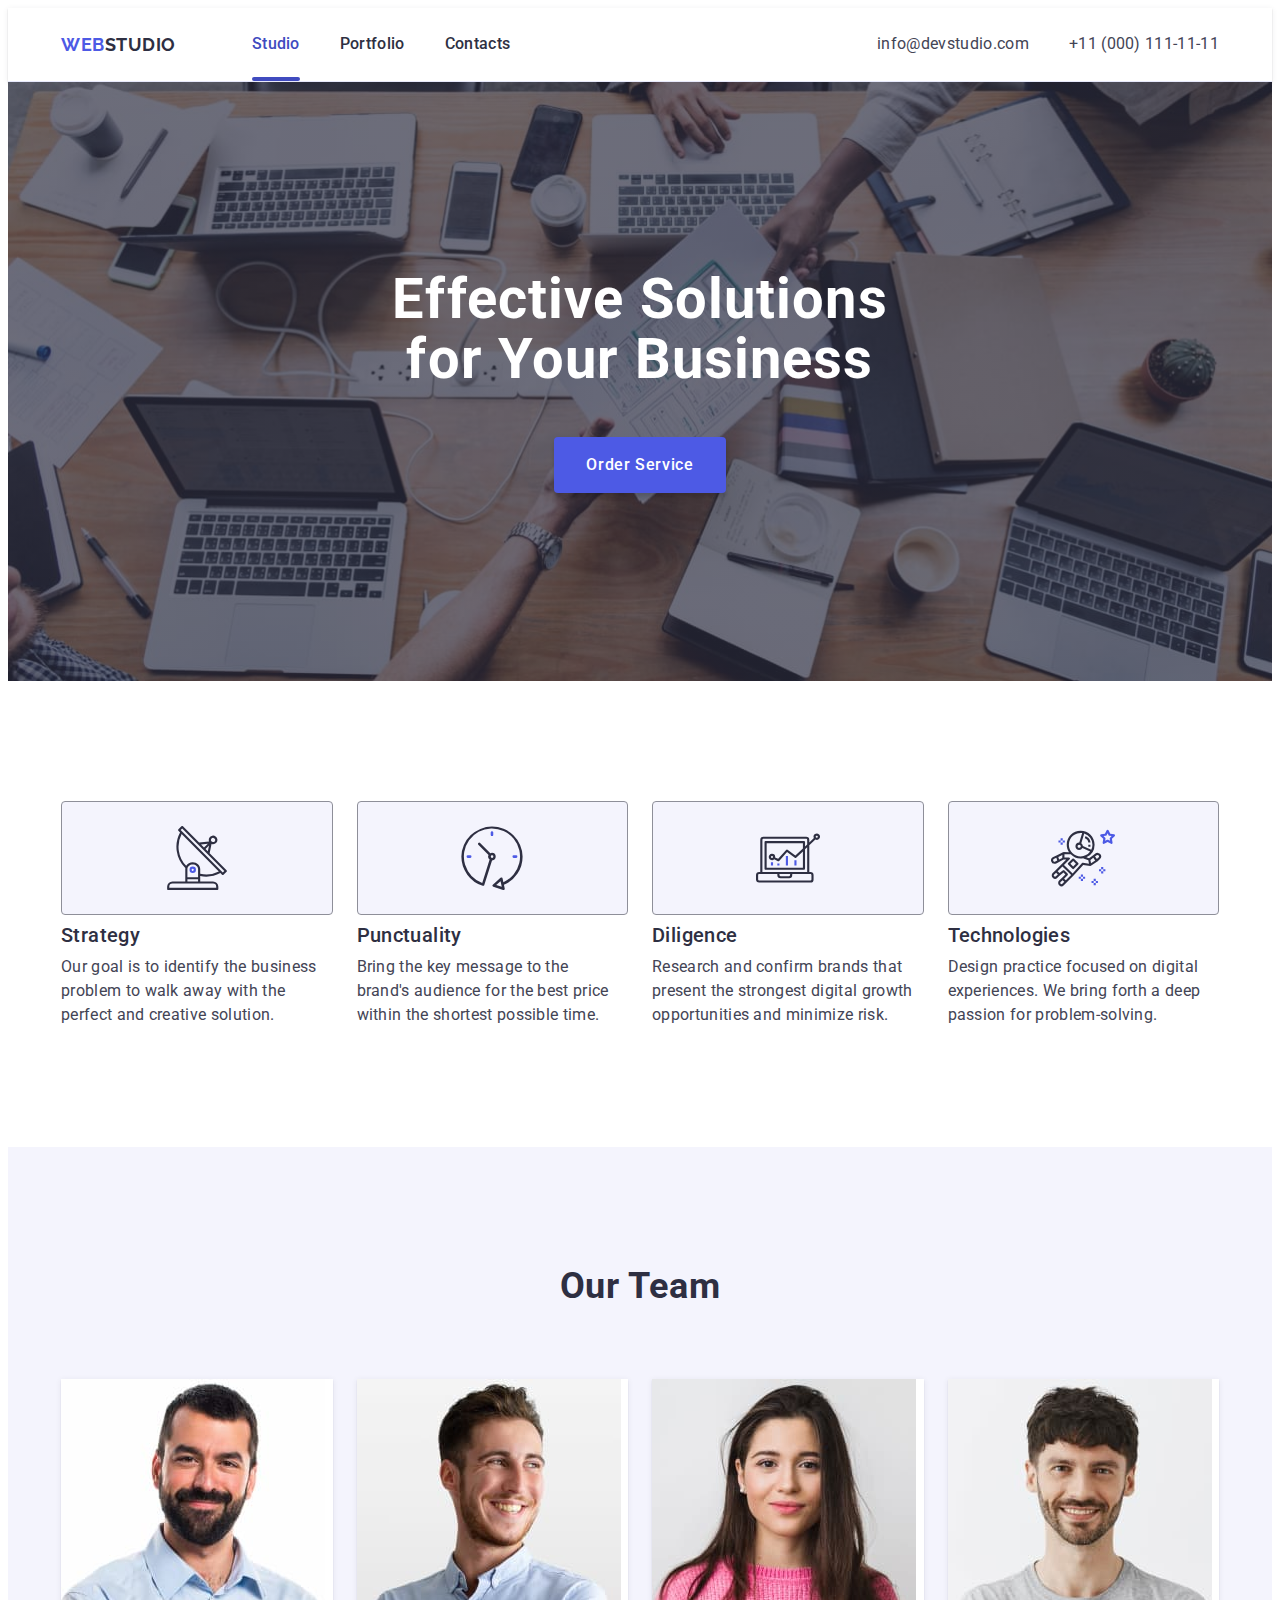
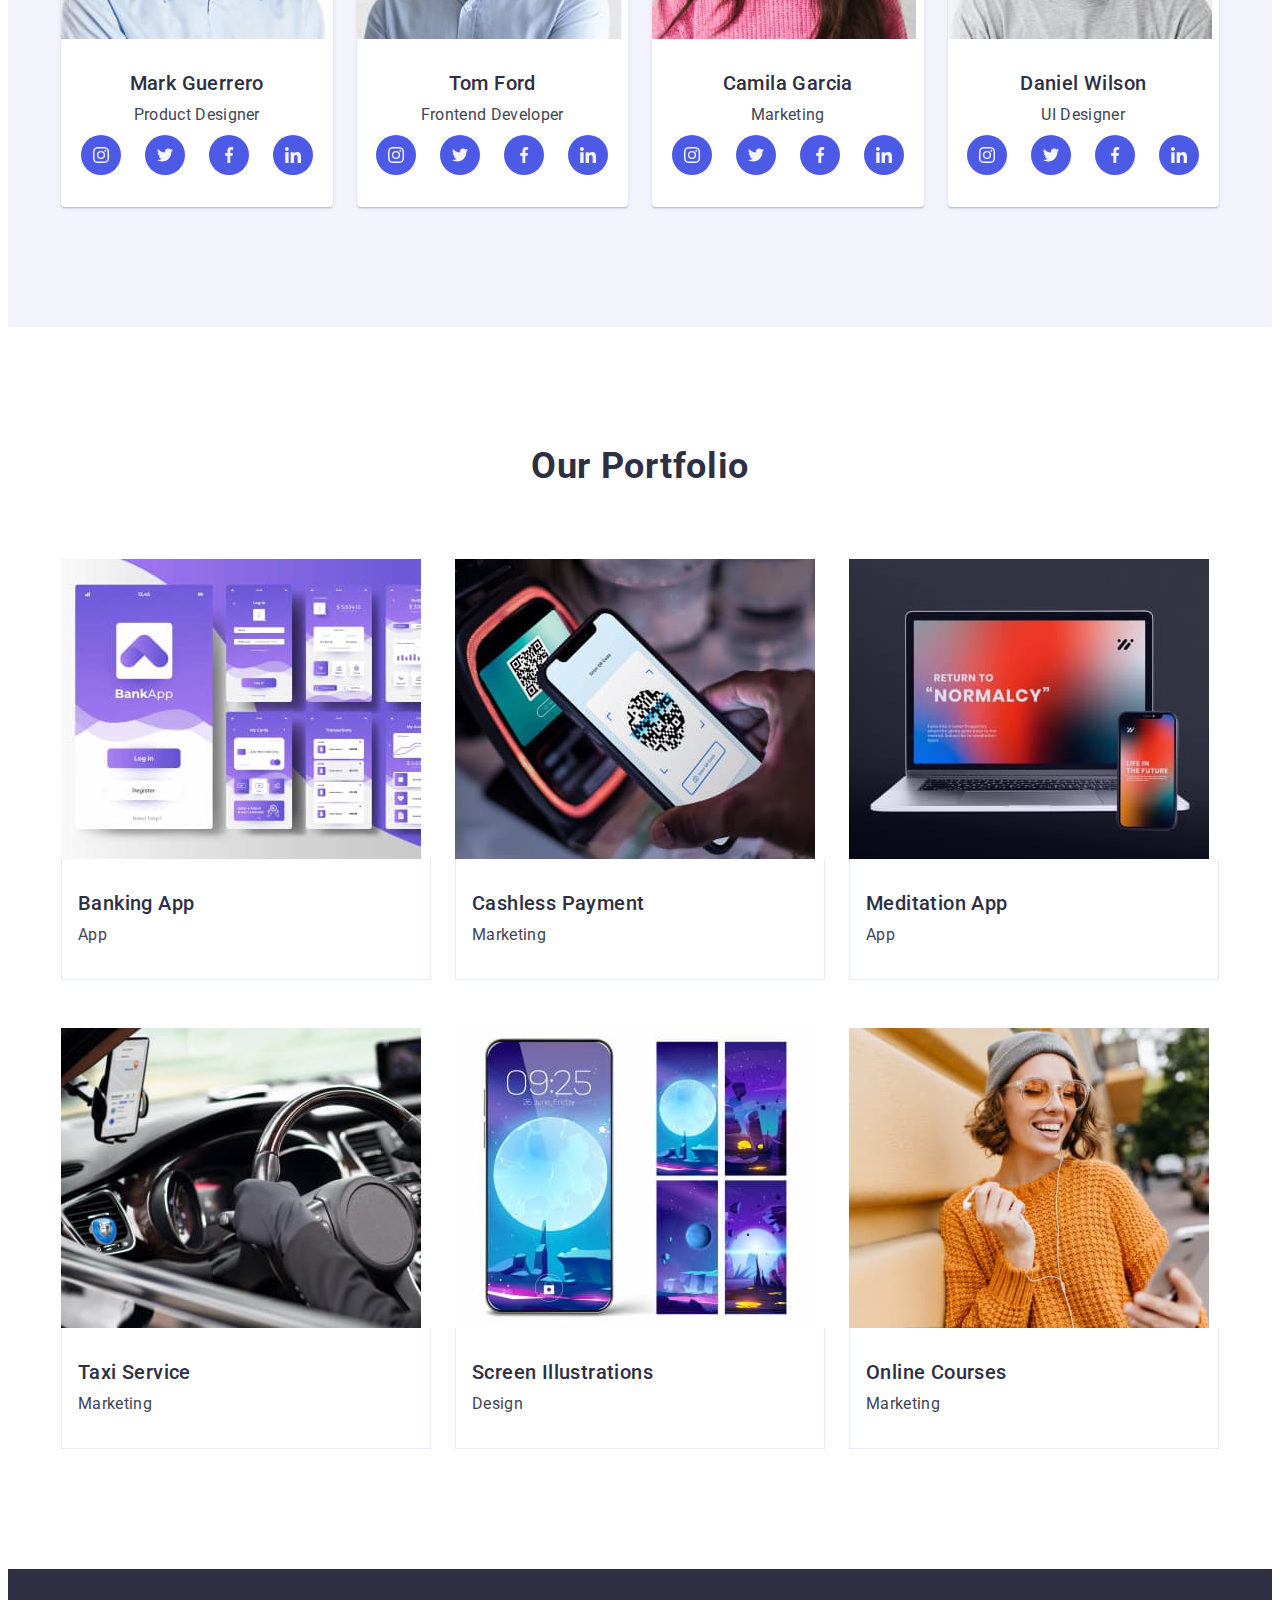
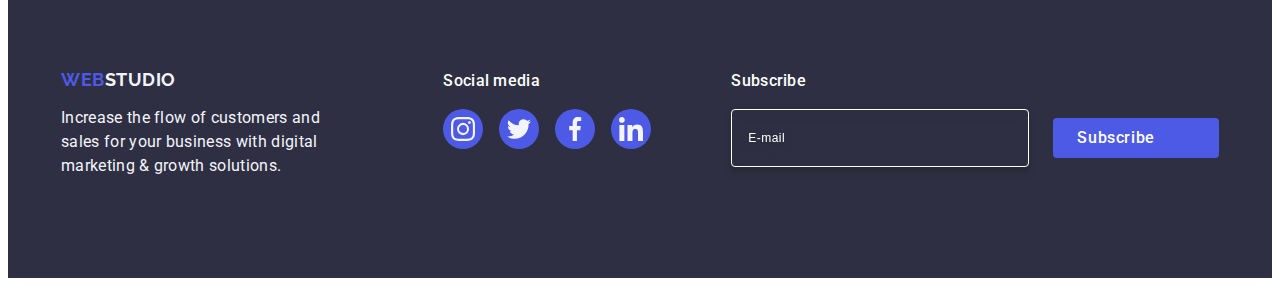
<file: index.html>
<!DOCTYPE html>
<html lang="en">

<head>
	<meta charset="UTF-8">
	<meta name="viewport" content="width=device-width, initial-scale=1.0">
	<!-- Title -->
	<title>WebStudio</title>
	<!-- Normalizations for the latest Chrome, Firefox, and Safari -->
	<link rel="stylesheet" href="https://cdnjs.cloudflare.com/ajax/libs/modern-normalize/2.0.0/modern-normalize.min.css"
		integrity="sha512-4xo8blKMVCiXpTaLzQSLSw3KFOVPWhm/TRtuPVc4WG6kUgjH6J03IBuG7JZPkcWMxJ5huwaBpOpnwYElP/m6wg=="
		crossorigin="anonymous" referrerpolicy="no-referrer">
	<!-- External CSS -->
	<link rel="stylesheet" href="./css/styles.css">
	<!-- External fonts -->
	<link rel="preconnect" href="https://fonts.googleapis.com">
	<link rel="preconnect" href="https://fonts.gstatic.com" crossorigin>
	<link href="https://fonts.googleapis.com/css2?family=Raleway:wght@700&family=Roboto:wght@160;500;700&display=swap"
		rel="stylesheet">
</head>

<body>
	<!-- Header -->
	<header class="header">
		<div class="container">
			<!-- Nav bar-->
			<nav class="nav-bar">
				<!-- logo -->
				<a class="logo" href="./index.html">Web<span class="accent">Studio</span></a>
				<ul class="main-nav">
					<li class="nav-item"><a href="./index.html" target="_blank" class="nav-item-link current-page">Studio</a></li>
					<li class="nav-item"><a href="" class="nav-item-link">Portfolio</a></li>
					<li class="nav-item"><a href="" target="_blank" class="nav-item-link">Contacts</a></li>
				</ul>
			</nav>
			<!-- Contacts -->
			<address class="contacts">
				<ul class="contacts-item">
					<li><a href="mailto:info@devstudio.com" class="adress-item">info@devstudio.com</a></li>
					<li><a href="tel:+110001111111" class="adress-item">+11 (000) 111-11-11</a></li>
				</ul>
			</address>
		</div>
	</header>

	<main>
		<!-- Hero section -->
		<section class="section solutions">
			<div class="container">
				<h1 class="solutions-header">Effective Solutions for Your Business</h1>
				<button type="button" class="button">Order Service</button>
			</div>
		</section>
		<!-- Features -->
		<section class="section features">
			<div class="container">
				<h2 class="visually-hidden">Features</h2>
				<ul class="features-list">
					<li class="features-list-item">
						<div class="features-list-icon-box">
							<svg class="features-list-icon" width="64" height="64" aria-label="antenna">
								<use href="./images/icons.svg#icon-antenna">
								</use>
							</svg>
						</div>
						<h3 class="features-header">Strategy</h3>
						<p class="feature-item">Our goal is to identify the business
							problem to walk away with the perfect and creative solution. </p>
					</li>
					<li class="features-list-item">
						<div class="features-list-icon-box">
							<svg class="features-list-icon" width="64" height="64" aria-label="clock">
								<use href="./images/icons.svg#icon-clock">
								</use>
							</svg>
						</div>
						<h3 class="features-header">Punctuality</h3>
						<p class="feature-item">Bring the key message to the brand's audience for the best price within the shortest
							possible time.</p>
					</li>
					<li class="features-list-item">
						<div class="features-list-icon-box">
							<svg class="features-list-icon" width="64" height="64" aria-label="diagram">
								<use href="./images/icons.svg#icon-diagram">
								</use>
							</svg>
						</div>
						<h3 class="features-header">Diligence</h3>
						<p class="feature-item">Research and confirm brands that present the strongest digital growth opportunities
							and minimize risk.</p>
					</li>
					<li class="features-list-item">
						<div class="features-list-icon-box">
							<svg class="features-list-icon" width="64" height="64" aria-label="astronaut">
								<use href="./images/icons.svg#icon-astronaut">
								</use>
							</svg>
						</div>
						<h3 class="features-header">Technologies</h3>
						<p class="feature-item">Design practice focused on digital experiences. We bring forth a deep passion for
							problem-solving.</p>
					</li>
				</ul>
			</div>
		</section>
		<!-- Team -->
		<section class="section team">
			<div class="container">
				<h2 class="team-header">Our Team</h2>
				<ul class="team-list">
					<li class="team-item"><img src="./images/team/mark_guerrero.jpg" alt="Mark Guerrero photo" width="264"
							height="260">
						<div class="team-person">
							<h3 class="team-item-header">Mark Guerrero</h3>
							<p class="team-item-paragraph">Product Designer</p>
							<ul class="social-list">
								<li class="social-list-item">
									<a href="#" class="social-list-link" title="instagram">
										<svg class="social-list-icon" width="16" height="16">
											<use href="./images/icons.svg#icon-instagram"></use>
										</svg>
									</a>
								</li>
								<li class="social-list-item">
									<a href="#" class="social-list-link" title="twitter">
										<svg class="social-list-icon" width="16" height="16">
											<use href="./images/icons.svg#icon-twitter"></use>
										</svg>
									</a>
								</li>
								<li class="social-list-item">
									<a href="#" class="social-list-link" title="facebook">
										<svg class="social-list-icon" width="16" height="16">
											<use href="./images/icons.svg#icon-facebook"></use>
										</svg>
									</a>
								</li>
								<li class="social-list-item">
									<a href="#" class="social-list-link" title="linkedin">
										<svg class="social-list-icon" width="16" height="16">
											<use href="./images/icons.svg#icon-linkedin"></use>
										</svg>
									</a>
								</li>
							</ul>
						</div>
					</li>
					<li class="team-item"><img src="./images/team/tom_ford.jpg" alt="Tom Ford photo" width="264" height="260">
						<div class="team-person">
							<h3 class="team-item-header">Tom Ford</h3>
							<p class="team-item-paragraph">Frontend Developer</p>
							<ul class="social-list">
								<li class="social-list-item">
									<a href="#" class="social-list-link" title="instagram">
										<svg class="social-list-icon" width="16" height="16">
											<use href="./images/icons.svg#icon-instagram"></use>
										</svg>
									</a>
								</li>
								<li class="social-list-item">
									<a href="#" class="social-list-link" title="twitter">
										<svg class="social-list-icon" width="16" height="16">
											<use href="./images/icons.svg#icon-twitter"></use>
										</svg>
									</a>
								</li>
								<li class="social-list-item">
									<a href="#" class="social-list-link" title="facebook">
										<svg class="social-list-icon" width="16" height="16">
											<use href="./images/icons.svg#icon-facebook"></use>
										</svg>
									</a>
								</li>
								<li class="social-list-item">
									<a href="#" class="social-list-link" title="linkedin">
										<svg class="social-list-icon" width="16" height="16">
											<use href="./images/icons.svg#icon-linkedin"></use>
										</svg>
									</a>
								</li>
							</ul>
						</div>
					</li>
					<li class="team-item"><img src="./images/team/camila_garcia.jpg" alt="Camila Garcia photo" width="264"
							height="260">
						<div class="team-person">
							<h3 class="team-item-header">Camila Garcia</h3>
							<p class="team-item-paragraph">Marketing</p>
							<ul class="social-list">
								<li class="social-list-item">
									<a href="#" class="social-list-link" title="instagram">
										<svg class="social-list-icon" width="16" height="16">
											<use href="./images/icons.svg#icon-instagram"></use>
										</svg>
									</a>
								</li>
								<li class="social-list-item">
									<a href="#" class="social-list-link" title="twitter">
										<svg class="social-list-icon" width="16" height="16">
											<use href="./images/icons.svg#icon-twitter"></use>
										</svg>
									</a>
								</li>
								<li class="social-list-item">
									<a href="#" class="social-list-link" title="facebook">
										<svg class="social-list-icon" width="16" height="16">
											<use href="./images/icons.svg#icon-facebook"></use>
										</svg>
									</a>
								</li>
								<li class="social-list-item">
									<a href="#" class="social-list-link" title="linkedin">
										<svg class="social-list-icon" width="16" height="16">
											<use href="./images/icons.svg#icon-linkedin"></use>
										</svg>
									</a>
								</li>
							</ul>
						</div>
					</li>
					<li class="team-item"><img src="./images/team/daniel_wilson.jpg" alt="Daniel Wilson photo" width="264"
							height="260">
						<div class="team-person">
							<h3 class="team-item-header">Daniel Wilson</h3>
							<p class="team-item-paragraph">UI Designer</p>
							<ul class="social-list">
								<li class="social-list-item">
									<a href="#" class="social-list-link" title="instagram">
										<svg class="social-list-icon" width="16" height="16">
											<use href="./images/icons.svg#icon-instagram"></use>
										</svg>
									</a>
								</li>
								<li class="social-list-item">
									<a href="#" class="social-list-link" title="twitter">
										<svg class="social-list-icon" width="16" height="16">
											<use href="./images/icons.svg#icon-twitter"></use>
										</svg>
									</a>
								</li>
								<li class="social-list-item">
									<a href="#" class="social-list-link" title="facebook">
										<svg class="social-list-icon" width="16" height="16">
											<use href="./images/icons.svg#icon-facebook"></use>
										</svg>
									</a>
								</li>
								<li class="social-list-item">
									<a href="#" class="social-list-link" title="linkedin">
										<svg class="social-list-icon" width="16" height="16">
											<use href="./images/icons.svg#icon-linkedin"></use>
										</svg>
									</a>
								</li>
							</ul>
						</div>
					</li>
				</ul>
			</div>
		</section>
		<!-- Portfolio -->
		<section id="portfolio" class="section portfolio">
			<div class="container">
				<h2 class="portfolio-header">Our Portfolio</h2>
				<ul class="portfolio-list">
					<li class="portfolio-list-item">
						<div class="portfolio-item-img">
							<img src="./images/portfolio/banking_app.jpg" alt="Banking App images" width="360" height="300">
							<p class="overflow">14 Stylish and User-Friendly App Design Concepts · Task Manager App · Calorie Tracker
								App · Exotic
								Fruit Ecommerce App ·
								Cloud Storage App</p>
						</div>
						<div class="portfolio-app-description">
							<h3 class="portfolio-item-header">Banking App</h3>
							<p class="portfolio-item-paragraph">App</p>
						</div>
					</li>
					<li class="portfolio-list-item">
						<div class="portfolio-item-img">
							<img src="./images/portfolio/cashless_payment.jpg" alt="Cashless Payment images" width="360" height="300">
							<p class="overflow">14 Stylish and User-Friendly App Design Concepts · Task Manager App · Calorie Tracker
								App · Exotic
								Fruit Ecommerce App ·
								Cloud Storage App</p>
						</div>
						<div class="portfolio-app-description">
							<h3 class="portfolio-item-header">Cashless Payment</h3>
							<p class="portfolio-item-paragraph">Marketing</p>
						</div>
					</li>
					<li class="portfolio-list-item">
						<div class="portfolio-item-img">
							<img src="./images/portfolio/meditation_app.jpg" alt="Meditation App images" width="360" height="300">
							<p class="overflow">14 Stylish and User-Friendly App Design Concepts · Task Manager App · Calorie Tracker
								App · Exotic
								Fruit Ecommerce App ·
								Cloud Storage App</p>
						</div>
						<div class="portfolio-app-description">
							<h3 class="portfolio-item-header">Meditation App</h3>
							<p class="portfolio-item-paragraph">App</p>
						</div>
					</li>
					<li class="portfolio-list-item">
						<div class="portfolio-item-img">
							<img src="./images/portfolio/taxi_service.jpg" alt="Taxi Service images" width="360" height="300">
							<p class="overflow">14 Stylish and User-Friendly App Design Concepts · Task Manager App · Calorie Tracker
								App · Exotic
								Fruit Ecommerce App ·
								Cloud Storage App</p>
						</div>
						<div class="portfolio-app-description">
							<h3 class="portfolio-item-header">Taxi Service</h3>
							<p class="portfolio-item-paragraph">Marketing</p>
						</div>
					</li>
					<li class="portfolio-list-item">
						<div class="portfolio-item-img">
							<img src="./images/portfolio/screen_illustrations.jpg" alt="Screen Illustrations images" width="360"
								height="300">
							<p class="overflow">14 Stylish and User-Friendly App Design Concepts · Task Manager App · Calorie Tracker
								App · Exotic
								Fruit Ecommerce App ·
								Cloud Storage App</p>
						</div>
						<div class="portfolio-app-description">
							<h3 class="portfolio-item-header">Screen Illustrations</h3>
							<p class="portfolio-item-paragraph">Design</p>
						</div>
					</li>
					<li class="portfolio-list-item">
						<div class="portfolio-item-img">
							<img src="./images/portfolio/online_courses.jpg" alt="Online Courses images" width="360" height="300">
							<p class="overflow">14 Stylish and User-Friendly App Design Concepts · Task Manager App · Calorie Tracker
								App · Exotic
								Fruit Ecommerce App ·
								Cloud Storage App</p>
						</div>
						<div class="portfolio-app-description">
							<h3 class="portfolio-item-header">Online Courses</h3>
							<p class="portfolio-item-paragraph">Marketing</p>
						</div>
					</li>
				</ul>
			</div>
		</section>
	</main>
	<!-- Footer -->
	<footer class="footer">
		<div class="container">
			<div class="no-wrap">
				<!-- logo -->
				<a class="logo" href="./index.html">Web<span class="accent">Studio</span></a>
				<p class="footer-paragraph">Increase the flow of customers and sales for your business with digital marketing
					&amp;
					growth solutions.</p>
			</div>
			<div class="wrap">
				<p class="footer-social-text">Social media</p>
				<ul class="social-list">
					<li class="social-list-item">
						<a href="#" class="social-list-link" title="instagram">
							<svg class="social-list-icon" width="24" height="24">
								<use href="./images/icons.svg#icon-instagram"></use>
							</svg>
						</a>
					</li>
					<li class="social-list-item">
						<a href="#" class="social-list-link" title="twitter">
							<svg class="social-list-icon" width="24" height="24">
								<use href="./images/icons.svg#icon-twitter"></use>
							</svg>
						</a>
					</li>
					<li class="social-list-item">
						<a href="#" class="social-list-link" title="facebook">
							<svg class="social-list-icon" width="24" height="24">
								<use href="./images/icons.svg#icon-facebook"></use>
							</svg>
						</a>
					</li>
					<li class="social-list-item">
						<a href="#" class="social-list-link" title="linkedin">
							<svg class="social-list-icon" width="24" height="24">
								<use href="./images/icons.svg#icon-linkedin"></use>
							</svg>
						</a>
					</li>
				</ul>
			</div>
			<div class="subscribe">
				<p class="subscribe-label">Subscribe</p>
				<form class="subscribe-input-group">
					<label class="subscribe-user-email-label" for="subscribe-user-email">
						<input class="subscribe-input" type="email" id="subscribe-user-email" name="subscribe-user-email"
							placeholder="E-mail" required></label>
					<button class="subscribe-button" type="submit">Subscribe<svg class="paper-plane" width="24" height="24">
							<use href="./images/icons.svg#icon-paper-plan"></use>
						</svg></button>
				</form>
			</div>
		</div>
	</footer>
	<!-- Modal -->
	<div class="backdrop">
		<div class="modal">
			<button type="button" class="close-button">
				<svg class="close-button-icon" width="8" height="8" aria-label="modal close button">
					<use href="./images/icons.svg#icon-close"></use>
				</svg>
			</button>
			<p class="contact-form-description">Leave your contacts and we will call you back</p>
			<form>
				<div class="contact-form-input-div">
					<label class="contact-form-label" for="user-name">Name</label>
					<div class="contact-form-input-wrapper">
						<input class="contact-form-input" id="user-name" name="user-name" type="text"
							pattern="[A-Za-zА-Яа-яІіЇїҐґЄєЁё']+" title="Your Name" autofocus required>
						<svg class="contact-form-icon" width="18" height="24" aria-label="user name">
							<use href="./images/icons.svg#icon-person"></use>
						</svg>
					</div>
				</div>
				<div class="contact-form-input-div">
					<label class="contact-form-label" for="user-phone">Phone</label>
					<div class="contact-form-input-wrapper">
						<input class="contact-form-input" id="user-phone" name="user_phone" type="tel"
							pattern="[0-9]{3}-[0-9]{3}-[0-9]{2}-[0-9]{2}" title="XXX-XXX-XX-XX" required>
						<svg class="contact-form-icon" width="18" height="24" aria-label="user phone">
							<use href="./images/icons.svg#icon-hendset"></use>
						</svg>
					</div>
				</div>
				<div class=" contact-form-input-div">
					<label class="contact-form-label" for="user-email">Email</label>
					<div class="contact-form-input-wrapper">
						<input class="contact-form-input" id="user-email" name="user-email" type="email" required>
						<svg class="contact-form-icon" width="18" height="24" aria-label="user email">
							<use href="./images/icons.svg#icon-email"></use>
						</svg>
					</div>
				</div>
				<div class=" contact-form-input-div">
					<label class="contact-form-label" for="user-comment">Comment</label>
					<textarea class="contact-form-user-comment" name="user-comment" id="user-comment"
						placeholder="Text input"></textarea>
				</div>
				<div class="contact-form-checkbox-div">
					<input class="contact-form-checkbox visually-hidden" id="user-privacy" type="checkbox" aria-label="checkbox"
						name="user-privacy" value="true" required>
					<label for="user-privacy" class="contact-form-checkbox-label"><span class="contact-form-own-checkbox"><svg
								class="contact-form-own-checkbox-icon" width="10" height="8" aria-label="checkmark-icon">
								<use href="./images/icons.svg#icon-property-click"></use>
							</svg></span>I accept the terms and conditions of the<a class="privacy-link" href="#"> Privacy
							Policy</a></label>
				</div>
				<button class="contact-form-submit" type="submit">Send</button>
			</form>
		</div>
	</div>
</body>

</html>
</file>
<file: css/styles.css>
body {
	font-family: 'Roboto', sans-serif;
	color: #434455;
	background-color: #FFFFFF;
}

/* Reset styles */

h1,
h2,
h3,
h4,
h5,
h6 {
	margin-top: 0;
	margin-bottom: 0;
}

p {
	margin-top: 0;
	margin-bottom: 0;
}

ul {
	list-style-type: none;
	margin-top: 0;
	margin-bottom: 0;
	padding-left: 0;
}

a {
	text-decoration: none;
}

img {
	display: block;
	overflow: hidden;
	max-width: 100%;
}

.button {
	cursor: pointer;
	border: none;
}

.container {
	max-width: 1158px;
	padding: 0 15px;
	margin: 0 auto;
}

.section {
	padding-top: 120px;
	padding-bottom: 120px;
}

/* Header */

.header {
	border-bottom: 1px solid #E7E9FC;
	margin: 0 auto;
	padding: 0 15px;
	box-shadow: 0px 2px 1px rgba(46, 47, 66, 0.08),
		0px 1px 1px rgba(46, 47, 66, 0.16),
		0px 1px 6px rgba(46, 47, 66, 0.08);
}

/* Naw bar */

header .container {
	display: flex;
	justify-content: space-between;
	align-items: center;
}

.nav-bar {
	display: flex;
	justify-content: space-between;
	align-items: center;
}

nav a .accent {
	color: #2E2F42;
	font-family: "Raleway", sans-serif;
	font-size: 18px;
	font-weight: 700;
	line-height: 1.2;
	letter-spacing: 0.03em;
	text-transform: uppercase;
}

nav .logo {
	color: #4d5ae5;
	font-family: "Raleway", sans-serif;
	font-size: 18px;
	font-weight: 700;
	line-height: 1.17;
	letter-spacing: 0.03em;
	text-transform: uppercase;
	padding-top: 25.5px;
	padding-bottom: 25.5px;
	margin-right: 76px;
}

.main-nav {
	display: flex;
	flex-direction: row;
	gap: 40px;
	align-items: center;
}

.nav-item {
	font-size: 16px;
	font-weight: 500;
	line-height: 1.5;
	letter-spacing: 0.02em;
	position: relative;
	color: #404bbf;
}



.nav-item-link {
	position: relative;
	display: block;
	color: #2E2F42;
	padding: 24px 0;
	transition-property: color;
	transition: color 250ms cubic-bezier(0.4, 0, 0.2, 1);
}

.nav-item-link:hover,
.nav-item-link:focus {
	color: #404BBF;
}

.current-page::after {
	content: "";
	position: absolute;
	left: 0;
	bottom: -1px;
	display: block;
	width: 100%;
	height: 4px;
	border-radius: 2px;
	background: #404BBF;
}

.current-page {
	color: #404BBF;
}

/* Contacts */

.contacts-item {
	display: flex;
	gap: 40px;
}

address {
	font-style: normal;
}

address ul li a {
	color: #434455;
	font-size: 16px;
	font-weight: 400;
	line-height: 1.5;
	letter-spacing: 0.02em;
	padding-top: 24px;
	padding-bottom: 24px;
	transition-property: color;
	transition: color 250ms cubic-bezier(0.4, 0, 0.2, 1);
}

/* Address on hover */

address ul li a:hover,
address ul li a:focus {
	color: #404BBF;
}

/* Hero section */

.solutions {
	background-image: linear-gradient(rgba(46, 47, 66, 0.70), rgba(46, 47, 66, 0.70)), url(../images/hero/people-office.jpg);
	background-repeat: no-repeat;
	background-position: center;
	background-color: #2E2F42;
	background-size: cover;
	max-width: 1440px;
	margin: 0 auto;
	padding: 188px 0;
}

.solutions .container {
	display: flex;
	flex-direction: column;
	justify-content: center;
	align-items: center;
}

.solutions-header {
	color: #FFFFFF;
	text-align: center;
	font-size: 56px;
	font-weight: 700;
	line-height: 1.07;
	letter-spacing: 0.02em;
	padding-bottom: 48px;
	max-width: 496px;
}

.button {
	background-color: #4D5AE5;
	color: #FFFFFF;
	font-size: 16px;
	font-family: inherit;
	font-weight: 500;
	line-height: 1.5;
	letter-spacing: 0.04em;
	padding: 16px 32px;
	border-radius: 4px;
	box-shadow: 0px 4px 4px 0px rgba(0, 0, 0, 0.15);
	min-width: 169px;
	transition-property: color, background-color;
	transition: background-color 250ms cubic-bezier(0.4, 0, 0.2, 1);
}

/* Button on hover */

.button:hover,
.button:focus {
	color: #FFFFFF;
	background-color: #404BBF;
}

/* Features */

.features-list {
	display: flex;
	gap: 24px;
}

.visually-hidden {
	position: absolute;
	width: 1px;
	height: 1px;
	margin: -1px;
	border: 0;
	padding: 0;
	white-space: nowrap;
	clip-path: inset(100%);
	clip: rect(0 0 0 0);
	overflow: hidden;
}

.features-list-item {
	width: calc((100% - 72px) / 4);
}

.features-list-icon-box {
	display: flex;
	justify-content: center;
	align-items: center;
	border-radius: 4px;
	border: 1px solid #8E8F99;
	background-color: #F4F4FD;
	height: 112px;
	margin-bottom: 8px;
}

.features-list-icon {
	width: 64px;
	height: 64px;
}

.features-header {
	color: #2E2F42;
	font-size: 20px;
	font-weight: 500;
	line-height: 1.2;
	letter-spacing: 0.02em;
	margin-bottom: 8px;
}

.feature-item {
	margin-bottom: 0 0 120px 0;
	color: #434455;
	font-size: 16px;
	font-weight: 400;
	line-height: 1.5;
	letter-spacing: 0.02em;
	width: 264px;
}

/* Team */

.team {
	background: #F4F4FD;
}

.team-header {
	color: #2E2F42;
	text-align: center;
	font-size: 36px;
	font-weight: 700;
	line-height: 1.11;
	letter-spacing: 0.02em;
	text-transform: capitalize;
	margin-bottom: 72px;
}

.team-list {
	display: flex;
	flex-direction: row;
	justify-content: space-between;
	align-items: center;
	gap: 24px;
}

.team-item {
	background-color: #FFFFFF;
	border-radius: 0px 0px 4px 4px;
	background: var(--white, #FFF);
	box-shadow: 0px 2px 1px 0px rgba(46, 47, 66, 0.08), 0px 1px 1px 0px rgba(46, 47, 66, 0.16), 0px 1px 6px 0px rgba(46, 47, 66, 0.08);
	width: calc((100% - 72px) / 4);
}

.team-person {
	padding: 32px 0;
}

.team-item-header {
	color: #2E2F42;
	text-align: center;
	font-size: 20px;
	font-weight: 500;
	line-height: 1.2;
	letter-spacing: 0.02em;
	margin-bottom: 8px;

}

.team-item-paragraph {
	color: #434455;
	text-align: center;
	font-size: 16px;
	font-weight: 400;
	line-height: 1.5;
	letter-spacing: 0.02em;
	margin-bottom: 8px;
}

.social-list {
	display: flex;
	justify-content: center;
	align-items: center;
	gap: 24px;
}

.social-list-item {
	display: flex;
	justify-content: center;
	align-items: center;
	width: 40px;
	height: 40px;
}

.social-list-link {
	display: flex;
	justify-content: center;
	align-items: center;
	width: 100%;
	height: 100%;
	background-color: #4D5AE5;
	border-radius: 50%;
	transition-property: background-color;
	transition: background-color 250ms cubic-bezier(0.4, 0, 0.2, 1);
}

.social-list-icon {
	width: 16px;
	height: 16px;
	fill: #F4F4FD;
}

.social-list-link:hover,
.social-list-link:focus {
	background-color: #404bbf;
}

/* Portfolio */

.portfolio-header {
	color: #2E2F42;
	text-align: center;
	font-size: 36px;
	font-weight: 700;
	line-height: 1.11;
	letter-spacing: 0.02em;
	text-transform: capitalize;
	margin-bottom: 72px;
}

.portfolio-list {
	display: flex;
	flex-direction: row;
	flex-wrap: wrap;
	justify-content: center;
	align-items: center;
	column-gap: 24px;
	row-gap: 48px;
}

.portfolio-app-description {
	padding: 32px 16px;
	border: 1px solid #e7e9fc;
	border-top: none;
}

.portfolio-list-item {
	width: calc((100% - 48px) / 3);
	position: relative;
	overflow: hidden;
	transition-property: box-shadow;
	transition: box-shadow 250ms cubic-bezier(0.4, 0, 0.2, 1);
}

.portfolio-list-item:hover,
.portfolio-list-item:focus {
	box-shadow: 0px 2px 1px 0px rgba(46, 47, 66, 0.08),
		0px 1px 1px 0px rgba(46, 47, 66, 0.16),
		0px 1px 6px 0px rgba(46, 47, 66, 0.08);
}

.portfolio-item-header {
	color: #2E2F42;
	font-size: 20px;
	font-weight: 500;
	line-height: 1.2;
	letter-spacing: 0.02em;
	margin-bottom: 8px;
}

.portfolio-item-paragraph {
	color: #434455;
	font-size: 16px;
	font-weight: 400;
	line-height: 1.5;
	letter-spacing: 0.02em;
}

.portfolio-item-img {
	position: relative;
	overflow: hidden;
}

.overflow {
	position: absolute;
	top: 0;
	left: 0;
	height: 100%;
	color: #F4F4FD;
	font-size: 16px;
	font-weight: 400;
	line-height: 1.50;
	letter-spacing: 0.02em;
	padding: 40px 32px;
	background-color: #4D5AE5;
	transform: translatey(100%);
	transition: transform 250ms cubic-bezier(0.4, 0, 0.2, 1);
}

.portfolio-list-item:hover .overflow,
.portfolio-list-item:focus .overflow {
	transform: translatey(0%);
}

/* Footer */

.footer {
	background: #2E2F42;
	padding: 100px 0;
}

.footer .container {
	display: flex;
	align-items: baseline;
}

.footer .no-wrap {
	display: flex;
	flex-direction: column;
	margin-right: 120px;
}

.footer .wrap {
	display: flex;
	flex-direction: column;
	margin-right: 80px;
}

.footer-social-text {
	color: #FFFFFF;
	font-size: 16px;
	font-weight: 500;
	line-height: 1.50;
	letter-spacing: 0.02em;
	margin-bottom: 16px;
}

.footer .social-list {
	gap: 16px;
	padding: 0;
}

.footer .social-list-icon {
	width: 24px;
	height: 24px;
}

.footer .social-list-link:hover,
.footer .social-list-link:focus {
	background-color: #31d0aa;
}

/* Logo */

footer a .accent {
	color: #F4F4FD;
	font-family: "Raleway", sans-serif;
	font-size: 18px;
	font-weight: 700;
	line-height: 1.17;
	letter-spacing: 0.03em;
	text-transform: uppercase;
}

footer .logo {
	color: #4D5AE5;
	font-family: "Raleway", sans-serif;
	font-size: 18px;
	font-weight: 700;
	line-height: 1.17;
	letter-spacing: 0.03em;
	text-transform: uppercase;
	display: inline-block;
	margin-bottom: 16px;
}

footer .footer-paragraph {
	color: #F4F4FD;
	font-size: 16px;
	font-weight: 400;
	line-height: 1.5;
	letter-spacing: 0.02em;
	max-width: 264px;
}

.subscribe {
	display: flex;
	flex-direction: column;
	justify-content: center;
	align-items: flex-start;
}

.subscribe-label {
	color: #FFFFFF;
	font-size: 16px;
	font-weight: 500;
	line-height: 1.50;
	letter-spacing: 0.02em;
	margin-bottom: 16px;
}

.subscribe-input-group {
	display: flex;
	justify-content: center;
	align-items: center;
	gap: 24px;
}

.subscribe-input {
	width: 264px;
	height: 40px;
	color: #FFFFFF;
	font-size: 12px;
	line-height: 1.5;
	letter-spacing: 0.04em;
	padding-left: 16px;
	filter: drop-shadow(0px 4px 4px rgba(0, 0, 0, 0.15));
	border-radius: 4px;
	border: 1px solid #FFFFFF;
	box-shadow: 0px 4px 4px 0px rgba(0, 0, 0, 0.15);
	background-color: transparent;
	padding: 8px 16px;
	transition: outline 250ms cubic-bezier(0.4, 0, 0.2, 1);
}

.subscribe-input:focus {
	outline: transparent;
}

.subscribe-input::placeholder {
	/* Chrome, Firefox, Opera, Safari 10.1+ */
	color: #FFFFFF;
	opacity: 1;
	/* Firefox */
}

.subscribe-input:-ms-input-placeholder {
	/* Internet Explorer 10-11 */
	color: #FFFFFF;
}

.subscribe-input::-ms-input-placeholder {
	/* Microsoft Edge */
	color: #FFFFFF;
}

.subscribe-button {
	display: flex;
	align-items: center;
	justify-content: center;
	min-width: 165px;
	height: 40px;
	border-radius: 4px;
	background-color: #4D5AE5;
	color: #FFFFFF;
	text-align: center;
	font-family: "Roboto", sans-serif;
	font-size: 16px;
	font-weight: 500;
	line-height: 1.50;
	letter-spacing: 0.04em;
	padding: 8px 24px;
	cursor: pointer;
	border: none;
	border-radius: 4px;
	transition-property: color, background-color;
	transition: background-color 250ms cubic-bezier(0.4, 0, 0.2, 1);
}

/* Button on hover */

.subscribe-button:hover,
.subscribe-button:focus {
	color: #FFFFFF;
	background-color: #404BBF;
	outline: transparent;
}

.paper-plane {
	width: 24px;
	height: 24px;
	fill: #FFFFFF;
	margin-left: 16px;
}

/* =============== BACKDROP =============== */

.backdrop {
	position: fixed;
	top: 0;
	left: 0;
	z-index: 999999;
	width: 100%;
	height: 100%;
	background-color: rgba(46, 47, 66, 0.40);

	opacity: 0;
	visibility: hidden;
	pointer-events: none;

	transition: opacity 250ms cubic-bezier(0.4, 0, 0.2, 1), visibility 250ms cubic-bezier(0.4, 0, 0.2, 1);
}

.backdrop.is-open {
	opacity: 1;
	visibility: visible;
	pointer-events: auto;
}

/* =============== /BACKDROP =============== */

/* =============== MODAL WINDOW =============== */

.modal {
	position: absolute;
	top: 50%;
	left: 50%;
	transform: translate(-50%, -50%);
	width: 408px;
	min-height: 584px;
	padding: 72px 24px 24px;
	border-radius: 4px;
	background: #FCFCFC;
	box-shadow: 0px 1px 1px rgba(0, 0, 0, 0.14),
		0px 1px 3px rgba(0, 0, 0, 0.12),
		0px 2px 1px rgba(0, 0, 0, 0.2);
	transition: transform 250ms cubic-bezier(0.4, 0, 0.2, 1);
}

.close-button {
	position: absolute;
	top: 24px;
	right: 24px;
	width: 24px;
	height: 24px;
	display: flex;
	justify-content: center;
	align-items: center;
	background-color: #E7E9FC;
	border-radius: 50%;
	border: 1px solid rgba(0, 0, 0, 0.10);
	padding: 0;
	fill: #2E2F42;
	cursor: pointer;
	transition: background-color 250ms cubic-bezier(0.4, 0, 0.2, 1), border 250ms cubic-bezier(0.4, 0, 0.2, 1);
}

.close-button:hover,
.close-button:focus {
	background-color: #404BBF;
	fill: #FFFFFF;
	border: none;
}

.close-button-icon {
	width: 8px;
	height: 8px;
	transition: fill 250ms cubic-bezier(0.4, 0, 0.2, 1);
}

.contact-form-description {
	color: #2E2F42;
	text-align: center;
	font-size: 16px;
	font-weight: 500;
	line-height: 1.50;
	letter-spacing: 0.02em;
	margin-bottom: 16px;
}

.contact-form-input-div {
	position: relative;
	margin-bottom: 8px;
}

.contact-form-input-comment {
	margin-bottom: 16px;
}

.contact-form-label {
	display: block;
	color: #8E8F99;
	font-size: 12px;
	font-weight: 400;
	line-height: 1.17;
	letter-spacing: 0.04em;
	margin-bottom: 4px;
}

.contact-form-input {
	width: 100%;
	height: 40px;
	border-radius: 4px;
	border: 1px solid rgba(46, 47, 66, 0.40);
	padding: 11px 11px 11px 38px;
	background-color: transparent;
	outline: transparent;
	transition: border-color 250ms cubic-bezier(0.4, 0, 0.2, 1);
}

.contact-form-input-wrapper {
	position: relative;
	margin-bottom: 8px;
}

.contact-form-icon {
	position: absolute;
	top: 50%;
	left: 16px;
	transform: translatey(-50%);
	fill: #2E2F42;
	transition: fill 250ms cubic-bezier(0.4, 0, 0.2, 1);
}

.contact-form-input:focus+.contact-form-icon {
	fill: #4D5AE5;
}

.contact-form-user-comment {
	width: 100%;
	height: 120px;
	border-radius: 4px;
	font-size: 12px;
	line-height: 1.17;
	letter-spacing: 0.04em;
	background-color: transparent;
	outline: transparent;
	color: rgba(46, 47, 66, 0.4);
	border: 1px solid rgba(46, 47, 66, 0.40);
	padding: 8px 16px;
	resize: none;
	transition: border-color 250ms cubic-bezier(0.4, 0, 0.2, 1);
}

.contact-form-user-comment::placeholder {
	color: rgba(46, 47, 66, 0.40);
	font-size: 12px;
	font-weight: 400;
	line-height: 1.17;
	letter-spacing: 0.04em;
}

.contact-form-checkbox-div {
	margin-bottom: 24px;
}

.contact-form-own-checkbox {
	display: inline-flex;
	justify-content: center;
	align-items: center;
	width: 16px;
	height: 16px;
	border-radius: 2px;
	border: 1px solid rgba(46, 47, 66, 0.40);
	margin-right: 8px;
	cursor: pointer;
	fill: transparent;
	transition: background-color 250ms cubic-bezier(0.4, 0, 0.2, 1), border 250ms cubic-bezier(0.4, 0, 0.2, 1), fill 250ms cubic-bezier(0.4, 0, 0.2, 1);
}

.contact-form-input:focus,
.contact-form-user-comment:focus,
.contact-form-input:focus .contact-form-own-checkbox {
	border: 1px solid #4D5AE5;
	outline: transparent;
}

.contact-form-checkbox-label {
	color: #8E8F99;
	font-size: 12px;
	font-weight: 400;
	line-height: 1.17;
	letter-spacing: 0.04em;
}

.privacy-link {
	color: #4D5AE5;
	font-size: 12px;
	font-weight: 400;
	line-height: 16px;
	letter-spacing: 0.04em;
	text-decoration-line: underline;
	transition: outline 250ms cubic-bezier(0.4, 0, 0.2, 1);
}

.privacy-link:focus {
	outline: 1px solid #4D5AE5;
}

.contact-form-checkbox:checked+.contact-form-checkbox-label>.contact-form-own-checkbox {
	border: none;
	background-color: #404bbf;
	fill: #F4F4FD;
}

.contact-form-own-checkbox-icon {
	opacity: 0;
	visibility: hidden;
	pointer-events: none;
	transition: opacity 250ms cubic-bezier(0.4, 0, 0.2, 1), visibility 250ms cubic-bezier(0.4, 0, 0.2, 1);
}

.contact-form-checkbox:checked+.contact-form-checkbox-label>.contact-form-own-checkbox>.contact-form-own-checkbox-icon {
	opacity: 1;
	visibility: visible;
	pointer-events: auto;
}

.contact-form-checkbox:focus+.contact-form-checkbox-label>.contact-form-own-checkbox {
	outline: 1px solid #4D5AE5;
}

.contact-form-submit {
	display: block;
	margin: 0 auto;
	min-width: 169px;
	height: 56px;
	padding: 16px 32px;
	align-items: center;
	color: #FFFFFF;
	text-align: center;
	font-size: 16px;
	font-weight: 500;
	line-height: 1.50;
	letter-spacing: 0.04em;
	border: none;
	cursor: pointer;
	border-radius: 4px;
	background-color: #4D5AE5;
	box-shadow: 0px 4px 4px 0px rgba(0, 0, 0, 0.15);
	transition: background-color 250ms cubic-bezier(0.4, 0, 0.2, 1);
}

.contact-form-submit:hover,
.contact-form-submit:focus {
	background-color: #404BBF;
	outline: transparent;
}

/* =============== /MODAL WINDOW =============== */
</file>
